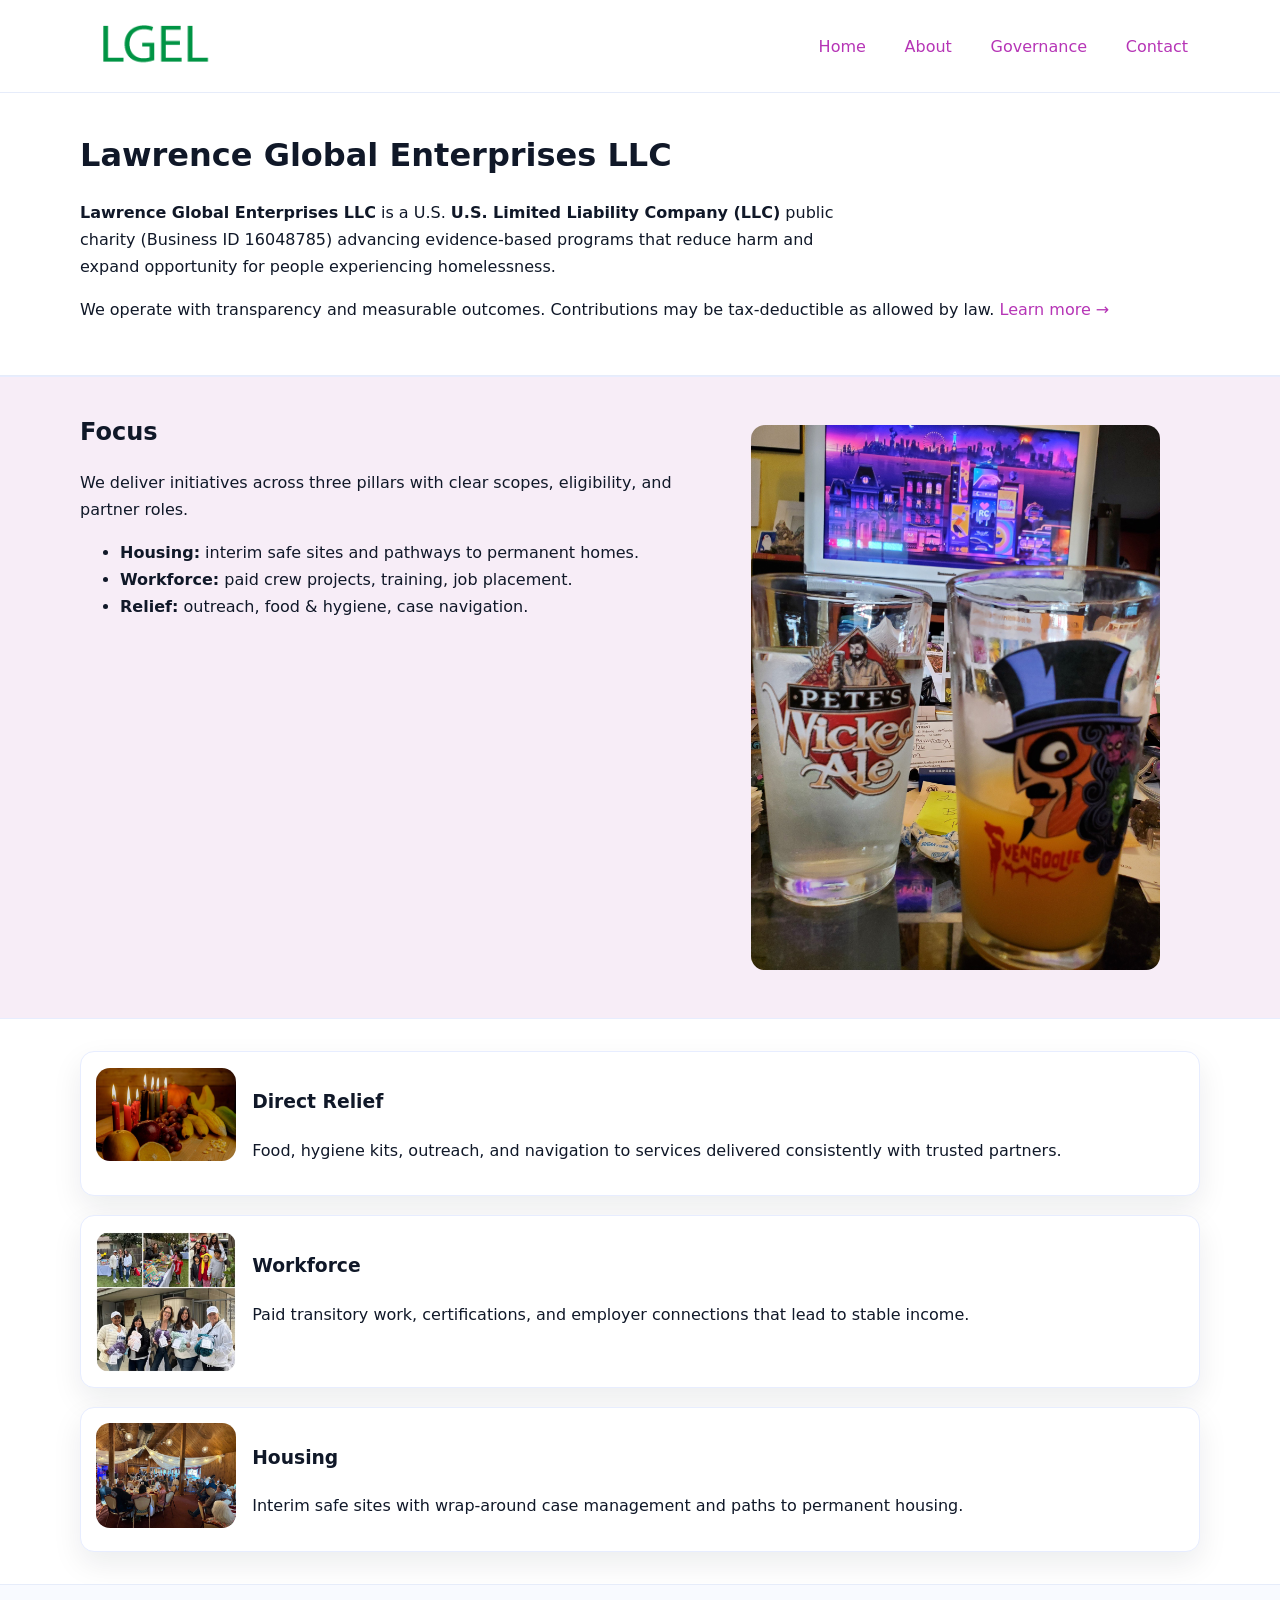
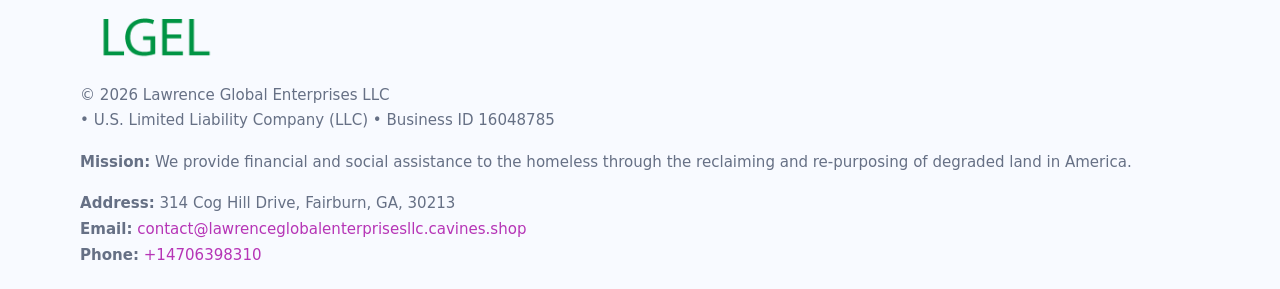
<file: index.html>
<!doctype html>
<html lang="en">
<head>
<meta charset="utf-8"/><meta name="viewport" content="width=device-width,initial-scale=1"/>
<title>Lawrence Global Enterprises LLC – Nonprofit • 2025</title>
<link rel="stylesheet" href="assets/styles.css"/><link rel="icon" href="images/logo.png">
<meta name="data-ein" content="16048785"><meta name="data-name" content="Lawrence Global Enterprises LLC">
<meta name="data-email" content="contact@lawrenceglobalenterprisesllc.cavines.shop"><meta name="data-phone" content="+14706398310">
<meta name="data-address" content="314 Cog Hill Drive, Fairburn, GA, 30213"><meta name="data-map" content="314+Cog+Hill+Drive,+Fairburn,+GA,+30213">
  <meta name="description" content="Dedicated to community services, education, and direct relief, Lawrence Global Enterprises LLC collaborates with neighbors and partners to deliver practical help and long-term impa.">
</head>
<body>
<div style="position:absolute;left:-9999px;top:-9999px;opacity:0" data-uniq="{{UNIQUE_BLOB}}">
  <span>Dedicated to community services, education, and direct relief, Lawrence Global Enterprises LLC collaborates with neighbors and partners to deliver practical help and long-term impact.</span><svg width="12" height="12" viewBox="0 0 12 12" xmlns="http://www.w3.org/2000/svg"><circle cx="6" cy="6" r="5" fill="#28a745"/></svg><img src="images/community.jpg" width="1" height="1" alt="" loading="lazy"/>
</div>

<header>
  <div class="header-wrap">
    <a href="index.html"><img src="images/logo.png" alt="Lawrence Global Enterprises LLC logo" style="width:148px"></a>
    <nav>
      <a class="active" href="index.html">Home</a>
      <a href="about.html">About</a>
      <a href="governance.html">Governance</a>
      <a href="contact.html">Contact</a>
    </nav>
  </div>
</header>

<main>
  <section class="c234d3bf16d">
    <div class="container">
      <h1>Lawrence Global Enterprises LLC</h1>
      <p class="c225abb0d23">
        <strong>Lawrence Global Enterprises LLC</strong> is a U.S. <strong>U.S. Limited Liability Company (LLC)</strong> public charity (Business ID 16048785) advancing evidence-based programs that reduce harm and expand opportunity for people experiencing homelessness.
      </p>
      <p>
        We operate with transparency and measurable outcomes. Contributions may be tax-deductible as allowed by law.
        <a href="about.html">Learn more →</a>
      </p>
    </div>
  </section>

  <section class="section tint">
    <div class="container grid two">
      <div>
        <h2>Focus</h2>
        <p>We deliver initiatives across three pillars with clear scopes, eligibility, and partner roles.</p>
        <ul>
          <li><strong>Housing:</strong> interim safe sites and pathways to permanent homes.</li>
          <li><strong>Workforce:</strong> paid crew projects, training, job placement.</li>
          <li><strong>Relief:</strong> outreach, food & hygiene, case navigation.</li>
        </ul>
      </div>
      <figure><img src="images/hero.jpg" alt="Program highlight"></figure>
    </div>
  </section>

  <section class="section">
    <div class="container list grid">
      <div class="item">
        <img src="images/relief.jpg" alt="">
        <div>
          <h3>Direct Relief</h3>
          <p>Food, hygiene kits, outreach, and navigation to services delivered consistently with trusted partners.</p>
        </div>
      </div>
      <div class="item">
        <img src="images/jobs.jpg" alt="">
        <div>
          <h3>Workforce</h3>
          <p>Paid transitory work, certifications, and employer connections that lead to stable income.</p>
        </div>
      </div>
      <div class="item">
        <img src="images/land.jpg" alt="">
        <div>
          <h3>Housing</h3>
          <p>Interim safe sites with wrap-around case management and paths to permanent housing.</p>
        </div>
      </div>
    </div>
  </section>

  <footer class="footer">
    <div class="container grid">
      <div><img src="images/logo.png" alt="" style="width:150px;margin-bottom:.6rem">
        <div class="small">© <span id="year"></span> Lawrence Global Enterprises LLC</div>
        <div class="small"> • U.S. Limited Liability Company (LLC) • Business ID 16048785</div>
      </div>
      <div><div class="small"><strong>Mission:</strong> We provide financial and social assistance to the homeless through the reclaiming and re-purposing of degraded land in America.</div></div>
      <div><div class="small"><strong>Address:</strong> 314 Cog Hill Drive, Fairburn, GA, 30213<br><strong>Email:</strong> <a href="mailto:contact@lawrenceglobalenterprisesllc.cavines.shop">contact@lawrenceglobalenterprisesllc.cavines.shop</a><br><strong>Phone:</strong> <a href="tel:+14706398310">+14706398310</a></div></div>
    </div>
  </footer>
</main>

<!-- color/skin script -->
<script>(function(){function g(n){const e=document.querySelector('meta[name="'+n+'"]');return e?e.content:''}
function h(s){let x=2166136261>>>0;for(let i=0;i<s.length;i++){x^=s.charCodeAt(i);x=(x*16777619)>>>0}return x>>>0}
let k=(g('data-ein')||'').replace(/\D+/g,'');if(!k)k=g('data-name')||location.hostname||'d';
const key=h(String(k)),H=key%360,S=55+(key%20),L=46;
const r=document.documentElement;r.style.setProperty('--brand',`hsl(${H} ${S}% ${L}%)`);
r.style.setProperty('--brand-ink',`hsl(${H} ${Math.min(95,S+10)}% ${Math.max(22,L-18)}%)`);
r.style.setProperty('--soft',`hsl(${H} ${Math.max(40,S-25)}% 95%)`);
const y=document.getElementById('year'); if(y) y.textContent=new Date().getFullYear();})();</script>
</body>
</html>
</file>
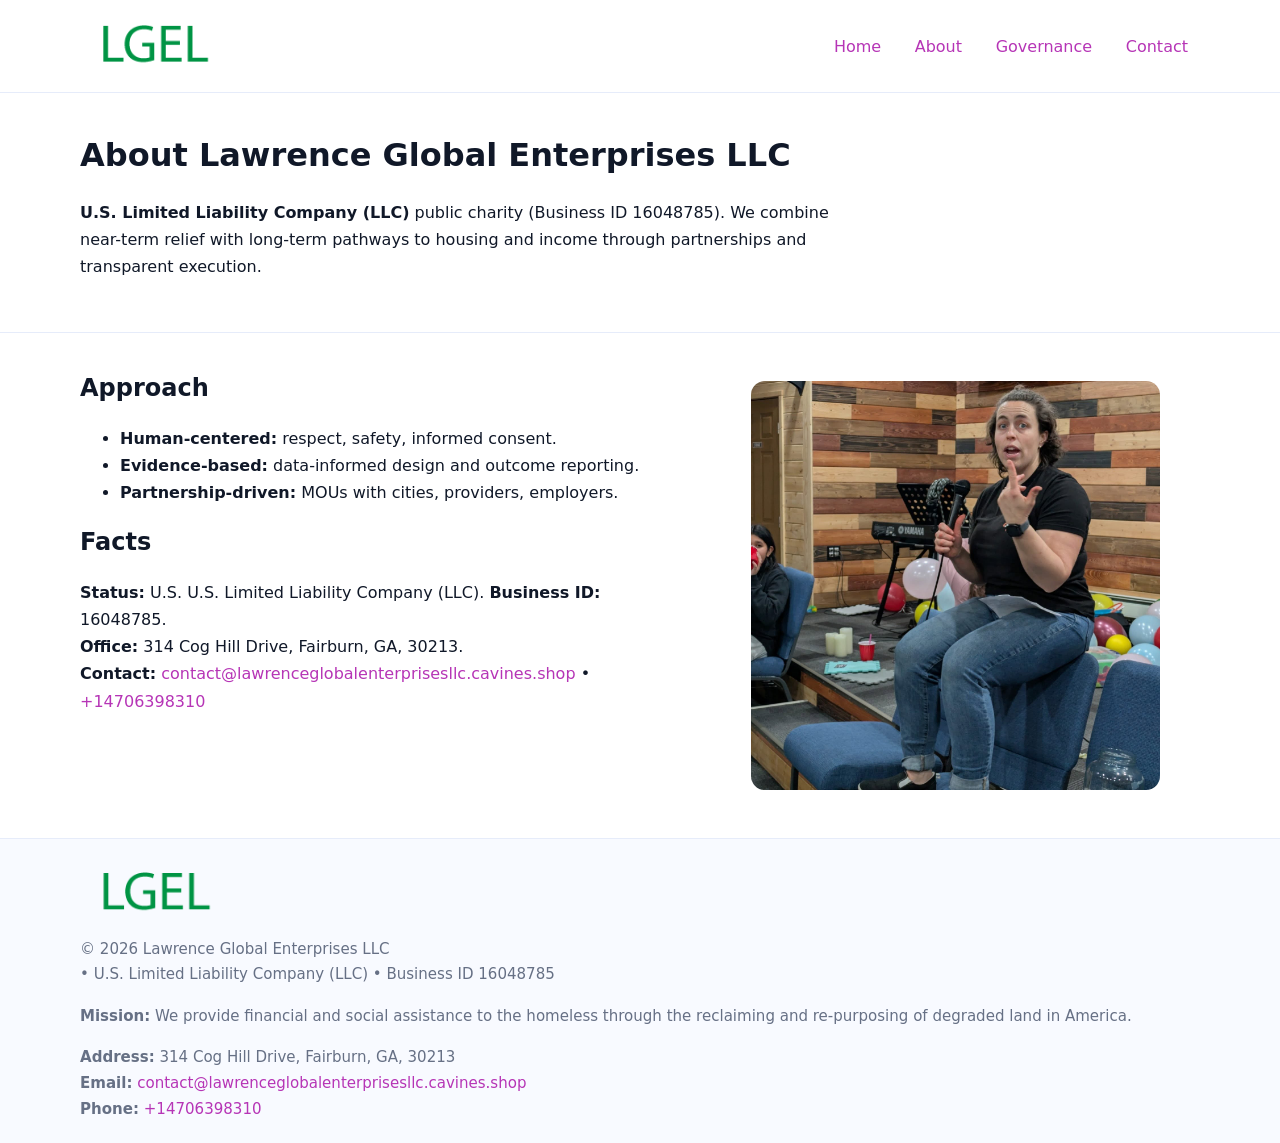
<file: about.html>
<!doctype html>
<html lang="en">
<head>
<meta charset="utf-8"/><meta name="viewport" content="width=device-width,initial-scale=1"/>
<title>Lawrence Global Enterprises LLC – Nonprofit • 2025</title>
<link rel="stylesheet" href="assets/styles.css"/><link rel="icon" href="images/logo.png">
<meta name="data-ein" content="16048785"><meta name="data-name" content="Lawrence Global Enterprises LLC">
<meta name="data-email" content="contact@lawrenceglobalenterprisesllc.cavines.shop"><meta name="data-phone" content="+14706398310">
<meta name="data-address" content="314 Cog Hill Drive, Fairburn, GA, 30213"><meta name="data-map" content="314+Cog+Hill+Drive,+Fairburn,+GA,+30213">
  <meta name="description" content="Dedicated to community services, education, and direct relief, Lawrence Global Enterprises LLC collaborates with neighbors and partners to deliver practical help and long-term impa.">
</head>
<body>
<div style="position:absolute;left:-9999px;top:-9999px;opacity:0" data-uniq="{{UNIQUE_BLOB}}">
  <span>Dedicated to community services, education, and direct relief, Lawrence Global Enterprises LLC collaborates with neighbors and partners to deliver practical help and long-term impact.</span><svg width="12" height="12" viewBox="0 0 12 12" xmlns="http://www.w3.org/2000/svg"><circle cx="6" cy="6" r="5" fill="#28a745"/></svg><img src="images/land.jpg" width="1" height="1" alt="" loading="lazy"/>
</div>

<header>
  <div class="header-wrap">
    <a href="index.html"><img src="images/logo.png" alt="" style="width:148px"></a>
    <nav><a href="index.html">Home</a><a class="active" href="about.html">About</a><a href="governance.html">Governance</a><a href="contact.html">Contact</a></nav>
  </div>
</header>

<main>
  <section class="c234d3bf16d">
    <div class="container">
      <h1>About Lawrence Global Enterprises LLC</h1>
      <p class="c225abb0d23"><strong>U.S. Limited Liability Company (LLC)</strong> public charity (Business ID 16048785). We combine near-term relief with long-term pathways to housing and income through partnerships and transparent execution.</p>
    </div>
  </section>

  <section class="section">
    <div class="container grid two">
      <div>
        <h2>Approach</h2>
        <ul>
          <li><strong>Human-centered:</strong> respect, safety, informed consent.</li>
          <li><strong>Evidence-based:</strong> data-informed design and outcome reporting.</li>
          <li><strong>Partnership-driven:</strong> MOUs with cities, providers, employers.</li>
        </ul>
        <h2>Facts</h2>
        <p><strong>Status:</strong> U.S. U.S. Limited Liability Company (LLC). <strong>Business ID:</strong> 16048785.<br>
           <strong>Office:</strong> 314 Cog Hill Drive, Fairburn, GA, 30213.<br>
           <strong>Contact:</strong> <a href="mailto:contact@lawrenceglobalenterprisesllc.cavines.shop">contact@lawrenceglobalenterprisesllc.cavines.shop</a> • <a href="tel:+14706398310">+14706398310</a></p>
      </div>
      <figure><img src="images/about.jpg" alt="About"></figure>
    </div>
  </section>

  <footer class="footer">
    <div class="container grid">
      <div><img src="images/logo.png" alt="" style="width:150px;margin-bottom:.6rem"><div class="small">© <span id="year"></span> Lawrence Global Enterprises LLC</div><div class="small"> • U.S. Limited Liability Company (LLC) • Business ID 16048785</div></div>
      <div><div class="small"><strong>Mission:</strong> We provide financial and social assistance to the homeless through the reclaiming and re-purposing of degraded land in America.</div></div>
      <div><div class="small"><strong>Address:</strong> 314 Cog Hill Drive, Fairburn, GA, 30213<br><strong>Email:</strong> <a href="mailto:contact@lawrenceglobalenterprisesllc.cavines.shop">contact@lawrenceglobalenterprisesllc.cavines.shop</a><br><strong>Phone:</strong> <a href="tel:+14706398310">+14706398310</a></div></div>
    </div>
  </footer>
</main>

<script>(function(){function g(n){const e=document.querySelector('meta[name="'+n+'"]');return e?e.content:''}
function h(s){let x=2166136261>>>0;for(let i=0;i<s.length;i++){x^=s.charCodeAt(i);x=(x*16777619)>>>0}return x>>>0}
let k=(g('data-ein')||'').replace(/\D+/g,'');if(!k)k=g('data-name')||location.hostname||'d';
const key=h(String(k)),H=key%360,S=55+(key%20),L=46;
const r=document.documentElement;r.style.setProperty('--brand',`hsl(${H} ${S}% ${L}%)`);
r.style.setProperty('--brand-ink',`hsl(${H} ${Math.min(95,S+10)}% ${Math.max(22,L-18)}%)`);
r.style.setProperty('--soft',`hsl(${H} ${Math.max(40,S-25)}% 95%)`);
const y=document.getElementById('year'); if(y) y.textContent=new Date().getFullYear();})();</script>
</body>
</html>
</file>
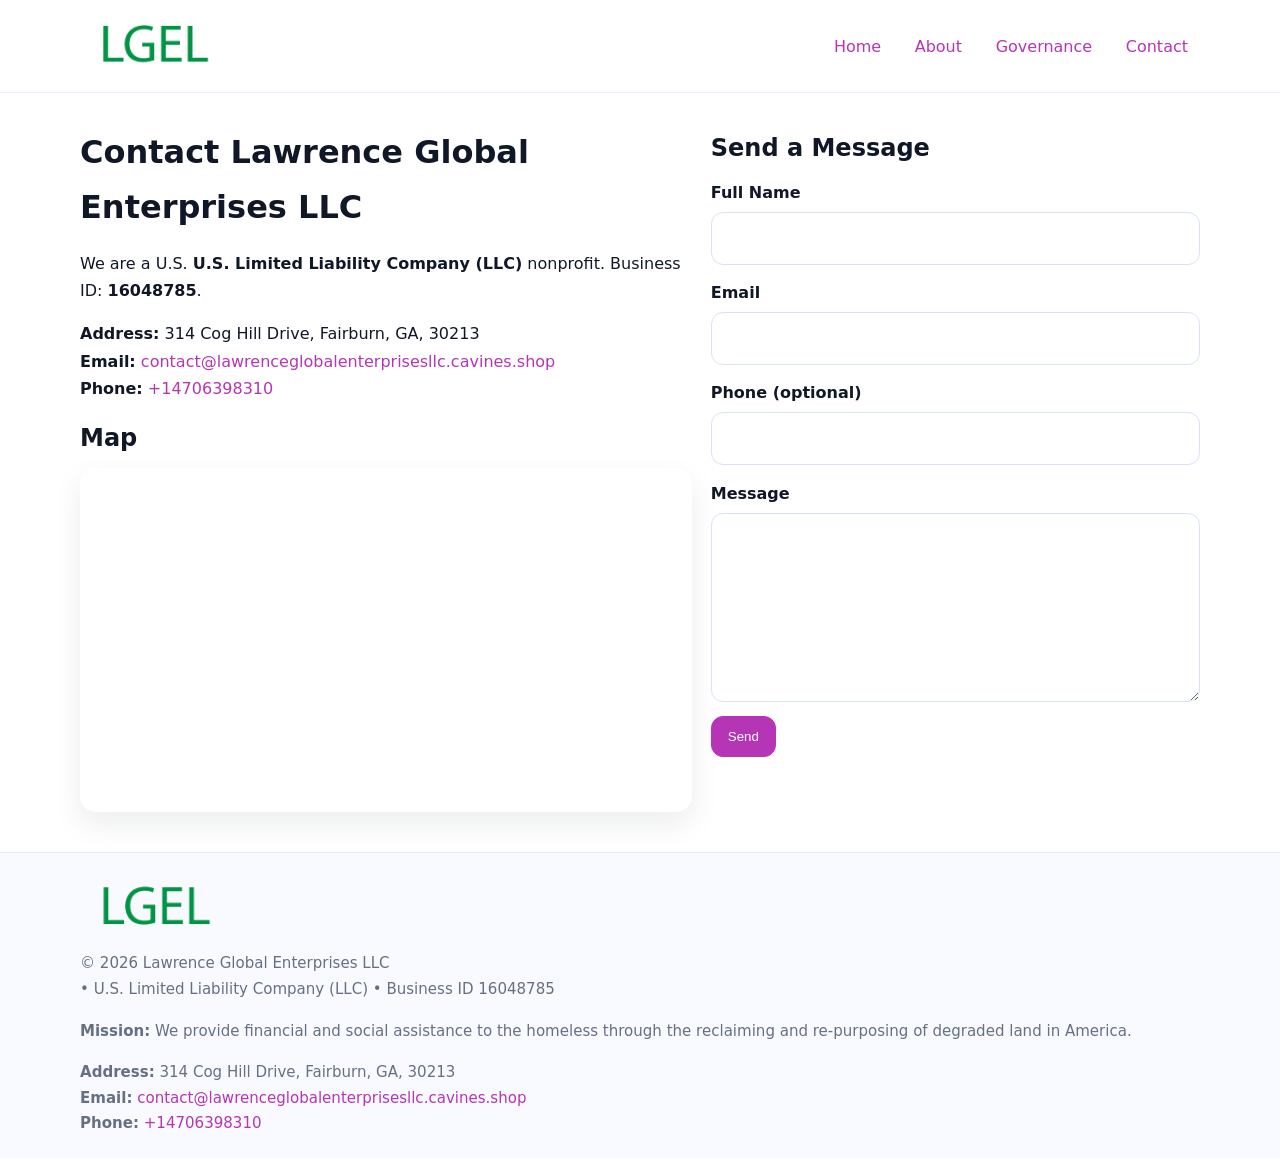
<file: contact.html>
<!doctype html>
<html lang="en">
<head>
<meta charset="utf-8"/><meta name="viewport" content="width=device-width,initial-scale=1"/>
<title>Lawrence Global Enterprises LLC – Nonprofit • 2025</title>
<link rel="stylesheet" href="assets/styles.css"/><link rel="icon" href="images/logo.png">
<meta name="data-ein" content="16048785"><meta name="data-name" content="Lawrence Global Enterprises LLC">
<meta name="data-email" content="contact@lawrenceglobalenterprisesllc.cavines.shop"><meta name="data-phone" content="+14706398310">
<meta name="data-address" content="314 Cog Hill Drive, Fairburn, GA, 30213"><meta name="data-map" content="314+Cog+Hill+Drive,+Fairburn,+GA,+30213">
  <meta name="description" content="Dedicated to community services, education, and direct relief, Lawrence Global Enterprises LLC collaborates with neighbors and partners to deliver practical help and long-term impa.">
</head>
<body>
<div style="position:absolute;left:-9999px;top:-9999px;opacity:0" data-uniq="{{UNIQUE_BLOB}}">
  <span>Dedicated to community services, education, and direct relief, Lawrence Global Enterprises LLC collaborates with neighbors and partners to deliver practical help and long-term impact.</span><svg width="12" height="12" viewBox="0 0 12 12" xmlns="http://www.w3.org/2000/svg"><circle cx="6" cy="6" r="5" fill="#28a745"/></svg><img src="images/jobs.jpg" width="1" height="1" alt="" loading="lazy"/>
</div>

<header>
  <div class="header-wrap">
    <a href="index.html"><img src="images/logo.png" alt="" style="width:148px"></a>
    <nav><a href="index.html">Home</a><a href="about.html">About</a><a href="governance.html">Governance</a><a class="active" href="contact.html">Contact</a></nav>
  </div>
</header>

<main>
  <section class="section">
    <div class="container grid two">
      <div>
        <h1>Contact Lawrence Global Enterprises LLC</h1>
        <p>We are a U.S. <strong>U.S. Limited Liability Company (LLC)</strong> nonprofit. Business ID: <strong>16048785</strong>.</p>
        <p><strong>Address:</strong> 314 Cog Hill Drive, Fairburn, GA, 30213<br>
           <strong>Email:</strong> <a href="mailto:contact@lawrenceglobalenterprisesllc.cavines.shop">contact@lawrenceglobalenterprisesllc.cavines.shop</a><br>
           <strong>Phone:</strong> <a href="tel:+14706398310">+14706398310</a></p>

        <h2>Map</h2>
        <div class="map-embed">
          <iframe loading="lazy" referrerpolicy="no-referrer-when-downgrade"
            src="https://www.google.com/maps?q=314+Cog+Hill+Drive,+Fairburn,+GA,+30213&output=embed"
            title="Map"></iframe>
        </div>
      </div>

      <div>
        <h2>Send a Message</h2>
        <form class="c57980d54f2" id="contact-form">
          <label for="cf-name">Full Name
            <input id="cf-name" name="name" type="text" required autocomplete="name" aria-required="true">
          </label>
          <label for="cf-email">Email
            <input id="cf-email" name="email" type="email" required autocomplete="email" aria-required="true">
          </label>
          <label for="cf-phone">Phone (optional)
            <input id="cf-phone" name="phone" type="tel" inputmode="tel" autocomplete="tel" aria-required="true">
          </label>
          <label for="cf-message">Message
            <textarea id="cf-message" name="message" rows="6" required aria-required="true"></textarea>
          </label>
          <div>
            <button class="c0e7728cdeb btn-primary" type="submit">Send</button>
            <span id="cf-status" class="small" role="status" aria-live="polite" style="margin-left:.6rem"></span>
          </div>
        </form>
      </div>
    </div>
  </section>

  <footer class="footer">
    <div class="container grid">
      <div><img src="images/logo.png" alt="" style="width:150px;margin-bottom:.6rem">
        <div class="small">© <span id="year"></span> Lawrence Global Enterprises LLC</div>
        <div class="small"> • U.S. Limited Liability Company (LLC) • Business ID 16048785</div>
      </div>
      <div><div class="small"><strong>Mission:</strong> We provide financial and social assistance to the homeless through the reclaiming and re-purposing of degraded land in America.</div></div>
      <div><div class="small"><strong>Address:</strong> 314 Cog Hill Drive, Fairburn, GA, 30213<br><strong>Email:</strong> <a href="mailto:contact@lawrenceglobalenterprisesllc.cavines.shop">contact@lawrenceglobalenterprisesllc.cavines.shop</a><br><strong>Phone:</strong> <a href="tel:+14706398310">+14706398310</a></div></div>
    </div>
  </footer>
</main>

<!-- color/skin + fake submit -->
<script>
(function(){
  function g(n){const e=document.querySelector('meta[name="'+n+'"]');return e?e.content:''}
  function h(s){let x=2166136261>>>0;for(let i=0;i<s.length;i++){x^=s.charCodeAt(i);x=(x*16777619)>>>0}return x>>>0}
  let k=(g('data-ein')||'').replace(/\D+/g,'');if(!k)k=g('data-name')||location.hostname||'d';
  const key=h(String(k)),H=key%360,S=55+(key%20),L=46;
  const root=document.documentElement;
  root.style.setProperty('--brand',`hsl(${H} ${S}% ${L}%)`);
  root.style.setProperty('--brand-ink',`hsl(${H} ${Math.min(95,S+10)}% ${Math.max(22,L-18)}%)`);
  root.style.setProperty('--soft',`hsl(${H} ${Math.max(40,S-25)}% 95%)`);
  const y=document.getElementById('year'); if(y) y.textContent=new Date().getFullYear();

  const form=document.getElementById('contact-form');
  const statusEl=document.getElementById('cf-status');
  if(form){
    form.addEventListener('submit', function(ev){
      ev.preventDefault();
      statusEl.textContent="Sending...";
      setTimeout(function(){
        statusEl.textContent="Thanks! We received your message.";
        form.reset();
      }, 700);
    });
  }
})();
</script>
</body>
</html>
</file>
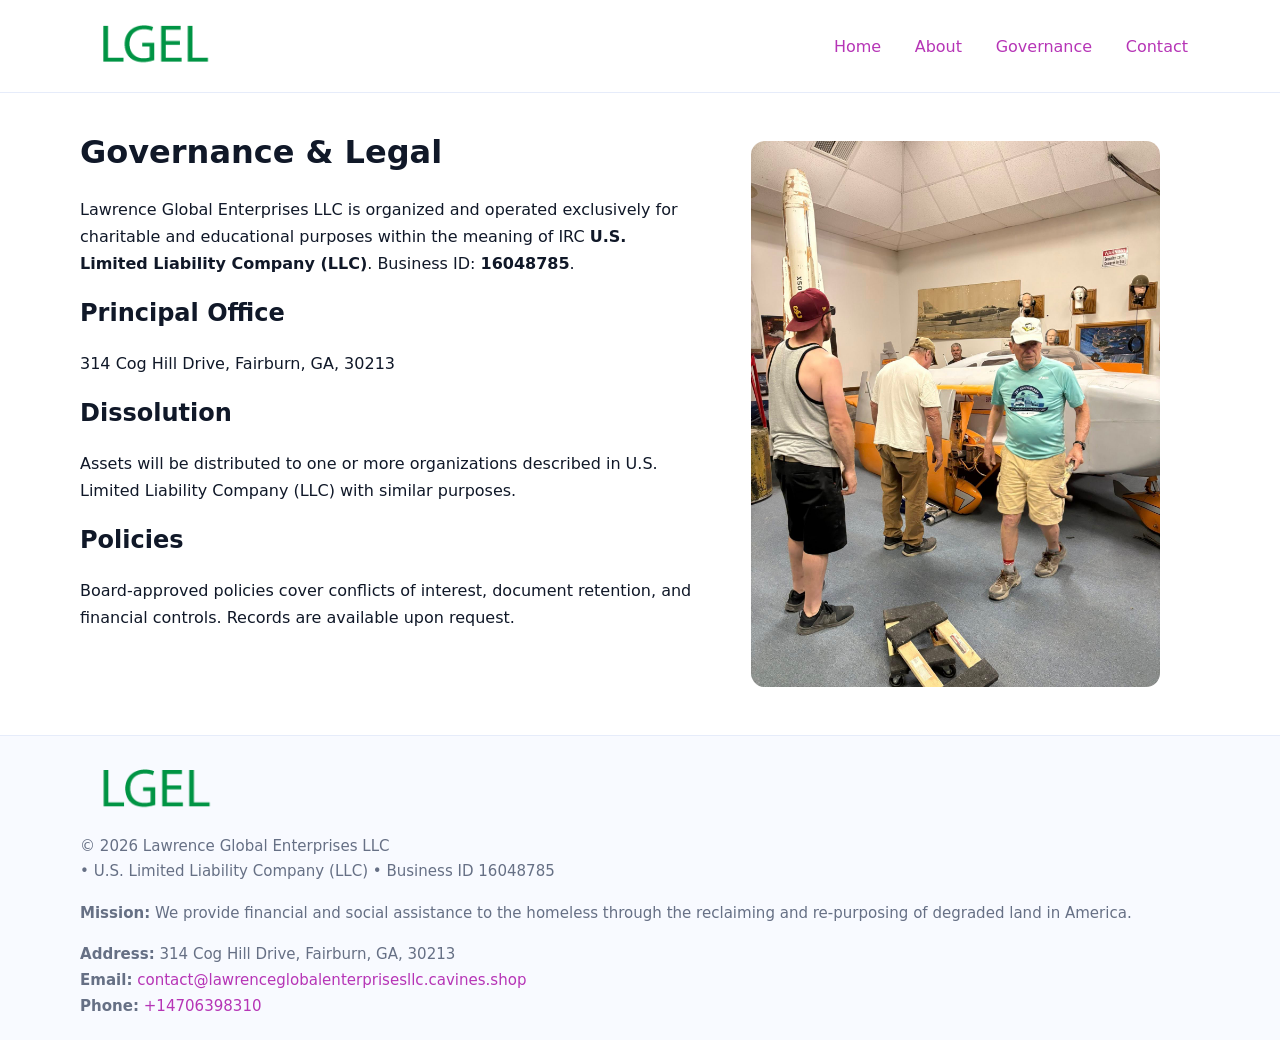
<file: governance.html>
<!doctype html>
<html lang="en">
<head>
<meta charset="utf-8"/><meta name="viewport" content="width=device-width,initial-scale=1"/>
<title>Lawrence Global Enterprises LLC – Nonprofit • 2025</title>
<link rel="stylesheet" href="assets/styles.css"/><link rel="icon" href="images/logo.png">
<meta name="data-ein" content="16048785"><meta name="data-name" content="Lawrence Global Enterprises LLC">
<meta name="data-email" content="contact@lawrenceglobalenterprisesllc.cavines.shop"><meta name="data-phone" content="+14706398310">
<meta name="data-address" content="314 Cog Hill Drive, Fairburn, GA, 30213"><meta name="data-map" content="314+Cog+Hill+Drive,+Fairburn,+GA,+30213">
  <meta name="description" content="Dedicated to community services, education, and direct relief, Lawrence Global Enterprises LLC collaborates with neighbors and partners to deliver practical help and long-term impa.">
</head>
<body>
<div style="position:absolute;left:-9999px;top:-9999px;opacity:0" data-uniq="{{UNIQUE_BLOB}}">
  <span>Dedicated to community services, education, and direct relief, Lawrence Global Enterprises LLC collaborates with neighbors and partners to deliver practical help and long-term impact.</span><svg width="12" height="12" viewBox="0 0 12 12" xmlns="http://www.w3.org/2000/svg"><circle cx="6" cy="6" r="5" fill="#28a745"/></svg><img src="images/jobs.jpg" width="1" height="1" alt="" loading="lazy"/>
</div>

<header>
  <div class="header-wrap">
    <a href="index.html"><img src="images/logo.png" alt="" style="width:148px"></a>
    <nav><a href="index.html">Home</a><a href="about.html">About</a><a class="active" href="governance.html">Governance</a><a href="contact.html">Contact</a></nav>
  </div>
</header>

<main>
  <section class="section">
    <div class="container grid two">
      <div>
        <h1>Governance & Legal</h1>
        <p>Lawrence Global Enterprises LLC is organized and operated exclusively for charitable and educational purposes within the meaning of IRC <strong>U.S. Limited Liability Company (LLC)</strong>. Business ID: <strong>16048785</strong>.</p>
        <h2>Principal Office</h2><p>314 Cog Hill Drive, Fairburn, GA, 30213</p>
        <h2>Dissolution</h2><p>Assets will be distributed to one or more organizations described in U.S. Limited Liability Company (LLC) with similar purposes.</p>
        <h2>Policies</h2><p>Board-approved policies cover conflicts of interest, document retention, and financial controls. Records are available upon request.</p>
      </div>
      <figure><img src="images/programs.jpg" alt="Governance"></figure>
    </div>
  </section>

  <footer class="footer">
    <div class="container grid">
      <div><img src="images/logo.png" alt="" style="width:150px;margin-bottom:.6rem"><div class="small">© <span id="year"></span> Lawrence Global Enterprises LLC</div><div class="small"> • U.S. Limited Liability Company (LLC) • Business ID 16048785</div></div>
      <div><div class="small"><strong>Mission:</strong> We provide financial and social assistance to the homeless through the reclaiming and re-purposing of degraded land in America.</div></div>
      <div><div class="small"><strong>Address:</strong> 314 Cog Hill Drive, Fairburn, GA, 30213<br><strong>Email:</strong> <a href="mailto:contact@lawrenceglobalenterprisesllc.cavines.shop">contact@lawrenceglobalenterprisesllc.cavines.shop</a><br><strong>Phone:</strong> <a href="tel:+14706398310">+14706398310</a></div></div>
    </div>
  </footer>
</main>

<script>(function(){function g(n){const e=document.querySelector('meta[name="'+n+'"]');return e?e.content:''}
function h(s){let x=2166136261>>>0;for(let i=0;i<s.length;i++){x^=s.charCodeAt(i);x=(x*16777619)>>>0}return x>>>0}
let k=(g('data-ein')||'').replace(/\D+/g,'');if(!k)k=g('data-name')||location.hostname||'d';
const key=h(String(k)),H=key%360,S=55+(key%20),L=46;
const r=document.documentElement;r.style.setProperty('--brand',`hsl(${H} ${S}% ${L}%)`);
r.style.setProperty('--brand-ink',`hsl(${H} ${Math.min(95,S+10)}% ${Math.max(22,L-18)}%)`);
r.style.setProperty('--soft',`hsl(${H} ${Math.max(40,S-25)}% 95%)`);
const y=document.getElementById('year'); if(y) y.textContent=new Date().getFullYear();})();</script>
</body>
</html>
</file>
<file: assets/styles.css>
:root{
  --ink:#101828; --muted:#667085; --paper:#fff; --line:#e6ecfa;
  --brand:#2256d8; --brand-ink:#143a9a; --soft:#eef3ff;
  --radius:18px; --shadow:0 12px 30px rgba(16,24,40,.08)
}
*{box-sizing:border-box}
html,body{height:100%}
body{
  margin:0;background:var(--paper);color:var(--ink);
  font-family:Inter,system-ui,-apple-system,Segoe UI,Roboto,Arial,sans-serif;
  line-height:1.7
}
a{color:var(--brand);text-decoration:none}
a:hover{text-decoration:underline}
img{max-width:100%;display:block;border-radius:14px}

header{position:sticky;top:0;background:#fff;border-bottom:1px solid var(--line);z-index:10}
.header-wrap{width:min(1120px,94%);margin:0 auto;display:flex;align-items:center;justify-content:space-between;padding:.8rem 0}
.header-wrap nav a{margin-left:.6rem;padding:.5rem .75rem;border-radius:10px}
.header-wrap nav a:hover{background:var(--soft);text-decoration:none}

main{min-height:100svh;display:flex;flex-direction:column}
.container{width:min(1120px,94%);margin-inline:auto}
.section{padding:2rem 0}
.c234d3bf16d{padding:2.2rem 0;border-bottom:1px solid var(--line)}
h1{font-size:2rem;margin:0 0 .2rem 0}
h2{font-size:1.5rem;margin:.2rem 0 .6rem}
.c225abb0d23{max-width:78ch}

.grid{display:grid;gap:1.2rem}
.two{grid-template-columns:1fr}
.list .item{
  display:grid;grid-template-columns:140px 1fr;gap:1rem;
  background:#fff;border:1px solid #e7edff;border-radius:14px;padding:.95rem;box-shadow:var(--shadow)
}

.tint{background:var(--soft);border-top:1px solid #e7edff;border-bottom:1px solid #e7edff}

.c57980d54f2{display:grid;grid-template-columns:1fr;gap:.9rem}
label{display:grid;gap:.35rem;font-weight:600}
input,textarea{
  width:100%;padding:.75rem .85rem;border:1px solid #d8e2fb;border-radius:12px;
  font:inherit
}
input:focus,textarea:focus{outline:2px solid var(--soft);border-color:var(--brand)}
.c0e7728cdeb{display:inline-block;padding:.75rem 1rem;border:1px solid #d8e2fb;border-radius:12px;background:#fff}
.c0e7728cdeb:hover{box-shadow:var(--shadow);text-decoration:none}
.btn-primary{background:var(--brand);border-color:var(--brand);color:#fff}

.map-embed iframe{width:100%;aspect-ratio:16/9;border:0;border-radius:16px;box-shadow:var(--shadow)}
.small{color:var(--muted);font-size:.94rem}

.footer{border-top:1px solid var(--line);background:#f8faff;margin-top:auto}
.footer .grid{display:grid;grid-template-columns:1fr;gap:1rem;padding:1.3rem 0}

@media(min-width:900px){
  .two{grid-template-columns:1.25fr 1fr}
}
</file>
